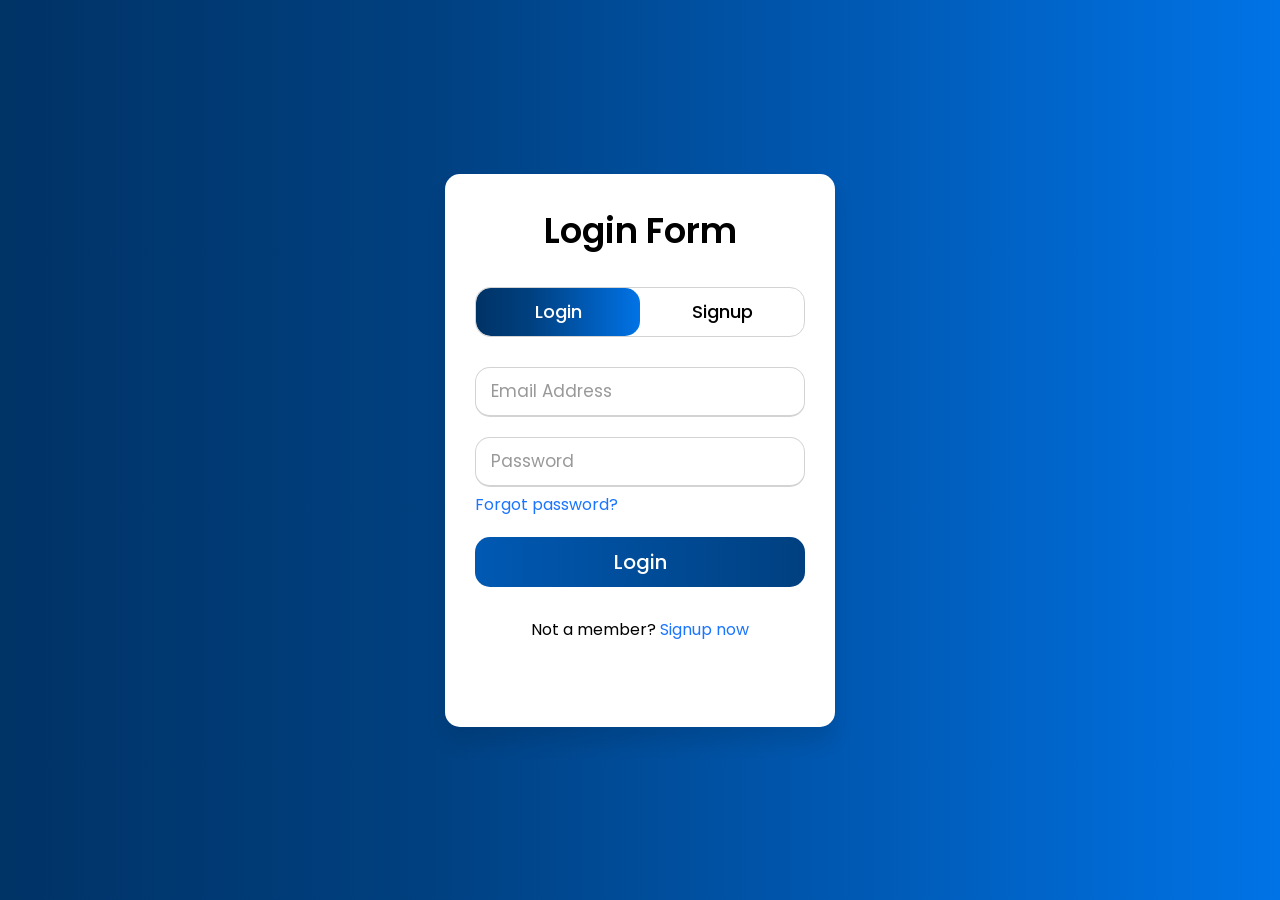
<file: index.html>
<!DOCTYPE html>
<html lang="en">

<head>
    <meta charset="UTF-8">
    <meta name="viewport" content="width=device-width, initial-scale=1.0">
    <title>Login</title>
    <link rel="stylesheet" href="login.css">
</head>

<body>
    <div class="wrapper">
        <div class="title-text">
          <div class="title login">Login Form</div>
          <div class="title signup">Signup Form</div>
        </div>
        <div class="form-container">
          <div class="slide-controls">
            <input type="radio" name="slide" id="login" checked>
            <input type="radio" name="slide" id="signup">
            <label for="login" class="slide login">Login</label>
            <label for="signup" class="slide signup">Signup</label>
            <div class="slider-tab"></div>
          </div>
          <div class="form-inner">
            <form action="login.php" class="login" method="post">
              <div class="field">
                <input type="text" placeholder="Email Address" name="email" required>
              </div>
              <div class="field">
                <input type="password" placeholder="Password" name="password" required>
              </div>
              <div class="pass-link"><a href="#">Forgot password?</a></div>
              <div class="field btn">
                <div class="btn-layer"></div>
                <input type="submit" value="Login">
              </div>
              <div class="signup-link">Not a member? <a href="">Signup now</a></div>
            </form>
            <form action="signup.php" class="signup" method="post">
              <div class="field">
                <input type="text" placeholder="Email Address" name="email" required>
              </div>
              <div class="field">
                <input type="text" placeholder="Username" name="username" required>
              </div>
              <div class="field">
                <input type="password" placeholder="Password" name="old_pass" required>
              </div>
              <div class="field">
                <input type="password" placeholder="Confirm password" name= "confirm_pass" required>
              </div>
              <div class="field btn">
                <div class="btn-layer"></div>
                <input type="submit" value="Signup">
              </div>
            </form>
          </div>
        </div>
      </div> 
    <script src="login.js"></script>
</body>

</html>
</file>
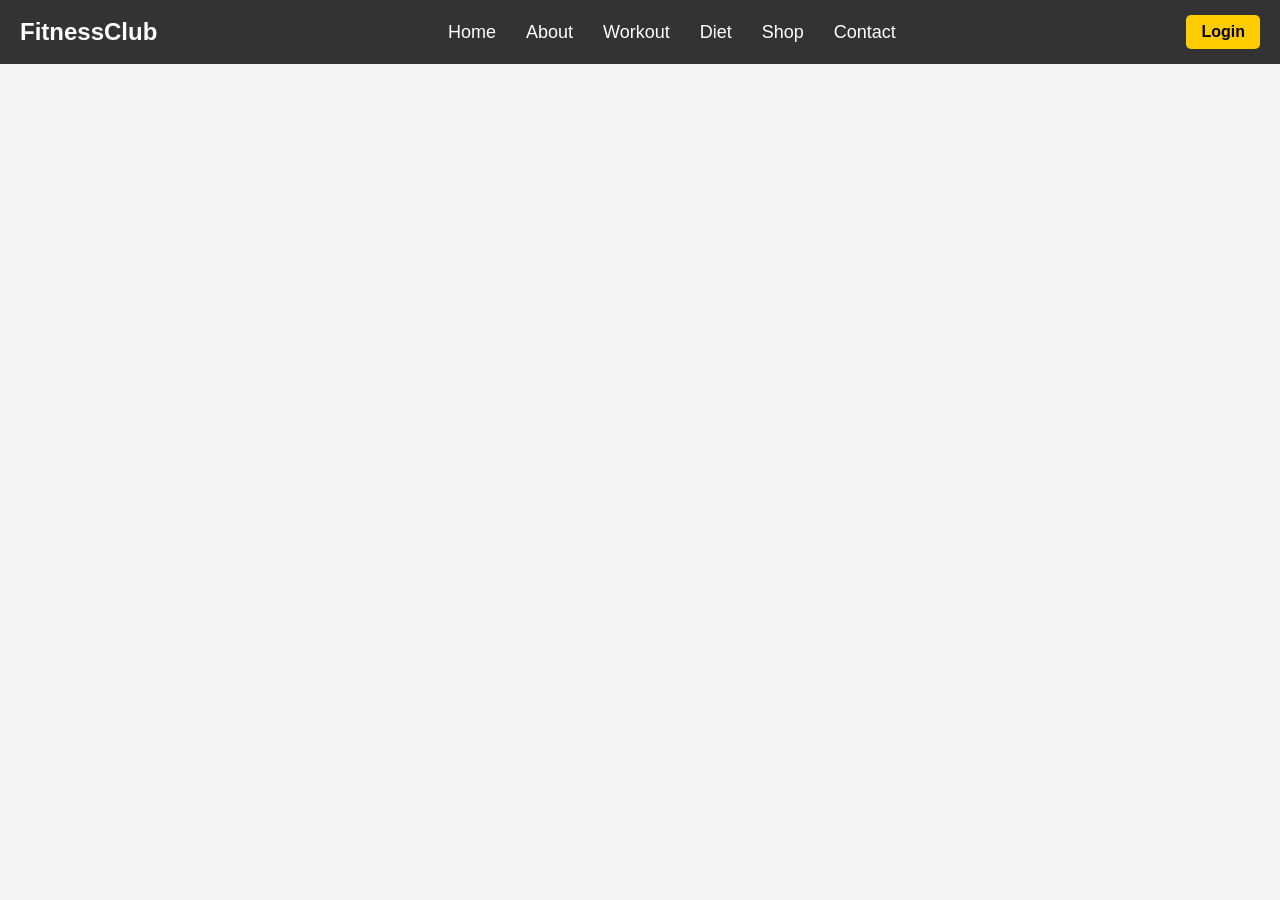
<file: liveclass.html>
<!DOCTYPE html>
<html lang="en">
<head>
    <meta charset="UTF-8">
    <meta name="viewport" content="width=device-width, initial-scale=1.0">
    <title>Navbar with Login & Signup</title>
    <style>
        * {
            margin: 0;
            padding: 0;
            box-sizing: border-box;
            font-family: Arial, sans-serif;
        }

        body {
            background: #f4f4f4;
        }

        /* Navbar Styling */
        .navbar {
            display: flex;
            justify-content: space-between;
            align-items: center;
            background: #333;
            padding: 15px 20px;
            color: white;
        }

        .logo {
            font-size: 24px;
            font-weight: bold;
        }

        .nav-links {
            list-style: none;
            display: flex;
        }

        .nav-links li {
            margin: 0 15px;
        }

        .nav-links a {
            text-decoration: none;
            color: white;
            font-size: 18px;
            transition: color 0.3s ease;
        }

        .nav-links a:hover {
            color: #ffcc00;
        }

        .login-btn {
            background: #ffcc00;
            border: none;
            padding: 8px 15px;
            cursor: pointer;
            font-size: 16px;
            font-weight: bold;
            border-radius: 5px;
        }

        .login-btn:hover {
            background: #e6b800;
        }

        /* Hamburger Menu */
        .hamburger {
            display: none;
            flex-direction: column;
            cursor: pointer;
        }

        .hamburger span {
            width: 30px;
            height: 3px;
            background: white;
            margin: 5px 0;
            transition: 0.4s;
        }

        /* Mobile View */
        @media (max-width: 768px) {
            .nav-links {
                display: none;
                flex-direction: column;
                position: absolute;
                top: 60px;
                left: 0;
                width: 100%;
                background: #333;
                text-align: center;
                padding: 10px 0;
            }

            .nav-links.active {
                display: flex;
            }

            .nav-links li {
                margin: 10px 0;
            }

            .hamburger {
                display: flex;
            }
        }

        /* Modal Styling */
        .modal {
            display: none;
            position: fixed;
            top: 0;
            left: 0;
            width: 100%;
            height: 100%;
            background: rgba(0, 0, 0, 0.6);
            justify-content: center;
            align-items: center;
        }

        .modal-content {
            background: white;
            padding: 20px;
            width: 300px;
            text-align: center;
            border-radius: 8px;
            position: relative;
        }

        .modal h2 {
            margin-bottom: 15px;
        }

        .modal input {
            width: 100%;
            padding: 10px;
            margin: 10px 0;
            border: 1px solid #ddd;
            border-radius: 5px;
        }

        .modal button {
            width: 100%;
            padding: 10px;
            border: none;
            background: #333;
            color: white;
            font-size: 16px;
            cursor: pointer;
            border-radius: 5px;
        }

        .modal button:hover {
            background: #555;
        }

        .cancel-btn {
            background: #ff4d4d;
            margin-top: 10px;
        }

        .cancel-btn:hover {
            background: #cc0000;
        }
    </style>
</head>
<body>

    <nav class="navbar">
        <div class="logo">FitnessClub</div>
        <ul class="nav-links">
            <li><a href="#home">Home</a></li>
            <li><a href="#about">About</a></li>
            <li><a href="#workout">Workout</a></li>
            <li><a href="#diet">Diet</a></li>
            <li><a href="#shop">Shop</a></li>
            <li><a href="#contact">Contact</a></li>
        </ul>
        <button class="login-btn" onclick="openModal('loginModal')">Login</button>
        <div class="hamburger" onclick="toggleMenu()">
            <span></span>
            <span></span>
            <span></span>
        </div>
    </nav>

    <!-- Login Modal -->
    <div class="modal" id="loginModal">
        <div class="modal-content">
            <h2>Login</h2>
            <input type="email" placeholder="Email">
            <input type="password" placeholder="Password">
            <button>Login</button>
            <button class="cancel-btn" onclick="closeModal('loginModal')">Cancel</button>
            <p>Don't have an account? <a href="#" onclick="switchModal('loginModal', 'signupModal')">Sign up</a></p>
        </div>
    </div>

    <!-- Signup Modal -->
    <div class="modal" id="signupModal">
        <div class="modal-content">
            <h2>Sign Up</h2>
            <input type="text" placeholder="Full Name">
            <input type="email" placeholder="Email">
            <input type="password" placeholder="Password">
            <button>Sign Up</button>
            <button class="cancel-btn" onclick="closeModal('signupModal')">Cancel</button>
            <p>Already have an account? <a href="#" onclick="switchModal('signupModal', 'loginModal')">Login</a></p>
        </div>
    </div>

    <script>
        // Toggle menu for mobile
        function toggleMenu() {
            const menu = document.querySelector('.nav-links');
            menu.classList.toggle('active');
        }

        // Open Modal
        function openModal(modalId) {
            document.getElementById(modalId).style.display = "flex";
        }

        // Close Modal
        function closeModal(modalId) {
            document.getElementById(modalId).style.display = "none";
        }

        // Switch between login and signup modals
        function switchModal(currentModal, nextModal) {
            closeModal(currentModal);
            openModal(nextModal);
        }
    </script>

</body>
</html>
</file>
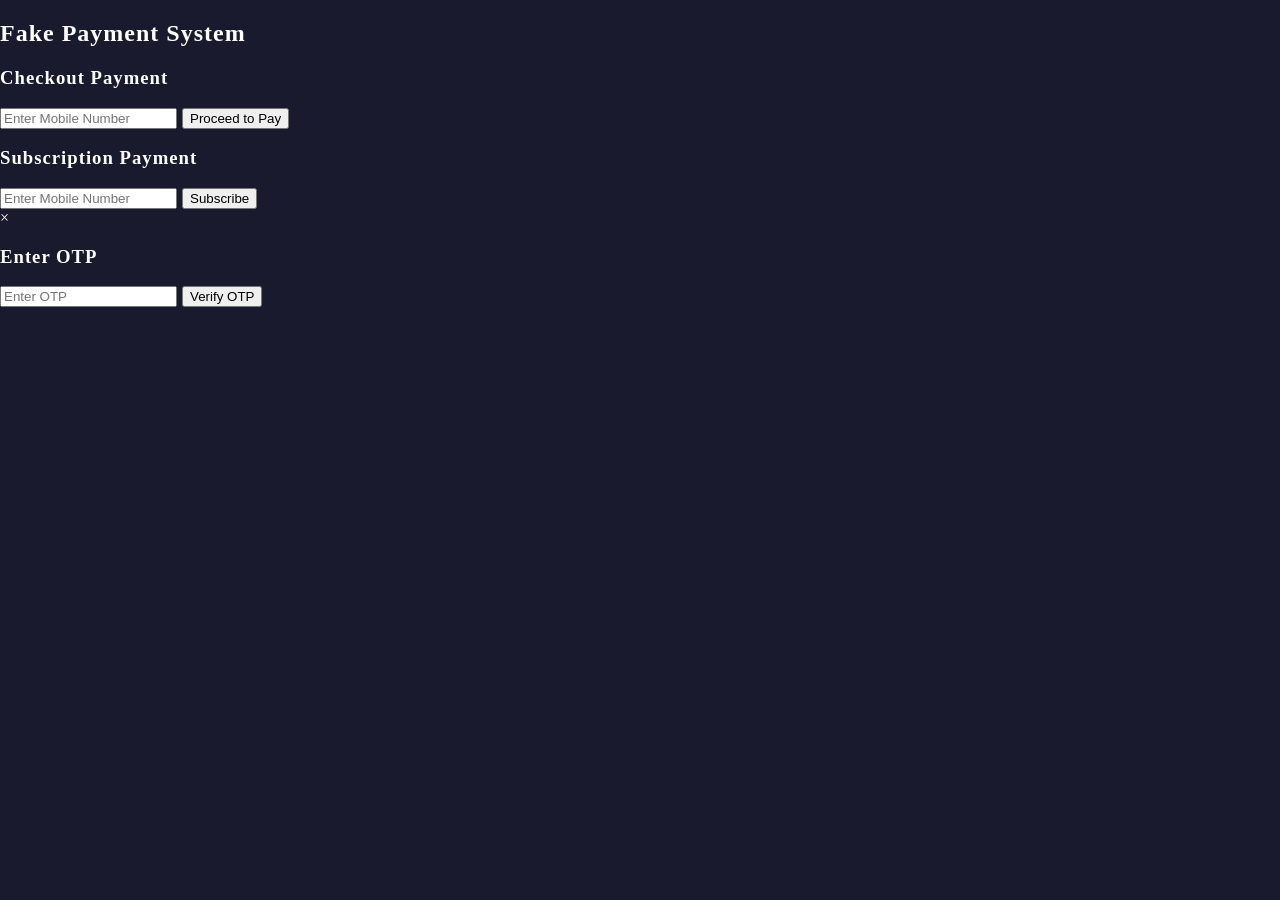
<file: Payment.html>
<!DOCTYPE html>
<html lang="en">
<head>
    <meta charset="UTF-8">
    <meta name="viewport" content="width=device-width, initial-scale=1.0">
    <title>Fake Payment System</title>
    <link rel="stylesheet" href="style.css">
</head>
<body>

    <h2>Fake Payment System</h2>

    <!-- Checkout Payment Form -->
    <div class="payment-container">
        <h3>Checkout Payment</h3>
        <input type="text" id="checkout-mobile" placeholder="Enter Mobile Number">
        <button onclick="requestOTP('checkout')">Proceed to Pay</button>
    </div>

    <!-- Subscription Payment Form -->
    <div class="payment-container">
        <h3>Subscription Payment</h3>
        <input type="text" id="subscription-mobile" placeholder="Enter Mobile Number">
        <button onclick="requestOTP('subscription')">Subscribe</button>
    </div>

    <!-- OTP Verification Modal -->
    <div id="otp-modal" class="modal">
        <div class="modal-content">
            <span class="close" onclick="closeModal()">&times;</span>
            <h3>Enter OTP</h3>
            <input type="text" id="otp-input" placeholder="Enter OTP">
            <button onclick="verifyOTP()">Verify OTP</button>
        </div>
    </div>

    <script src="script.js"></script>
</body>
</html>
</file>
<file: login.css>
@import url('https://fonts.googleapis.com/css?family=Poppins:400,500,600,700&display=swap');
*{
  margin: 0;
  padding: 0;
  box-sizing: border-box;
  font-family: 'Poppins', sans-serif;
}
html,body{
  display: grid;
  height: 100%;
  width: 100%;
  place-items: center;
  background: -webkit-linear-gradient(left, #003366,#004080,#0059b3
, #0073e6);
}
::selection{
  background: #1a75ff;
  color: #fff;
}
.wrapper{
  overflow: hidden;
  max-width: 390px;
  background: #fff;
  padding: 30px;
  border-radius: 15px;
  box-shadow: 0px 15px 20px rgba(0,0,0,0.1);
}
.wrapper .title-text{
  display: flex;
  width: 200%;
}
.wrapper .title{
  width: 50%;
  font-size: 35px;
  font-weight: 600;
  text-align: center;
  transition: all 0.6s cubic-bezier(0.68,-0.55,0.265,1.55);
}
.wrapper .slide-controls{
  position: relative;
  display: flex;
  height: 50px;
  width: 100%;
  overflow: hidden;
  margin: 30px 0 10px 0;
  justify-content: space-between;
  border: 1px solid lightgrey;
  border-radius: 15px;
}
.slide-controls .slide{
  height: 100%;
  width: 100%;
  color: #fff;
  font-size: 18px;
  font-weight: 500;
  text-align: center;
  line-height: 48px;
  cursor: pointer;
  z-index: 1;
  transition: all 0.6s ease;
}
.slide-controls label.signup{
  color: #000;
}
.slide-controls .slider-tab{
  position: absolute;
  height: 100%;
  width: 50%;
  left: 0;
  z-index: 0;
  border-radius: 15px;
  background: -webkit-linear-gradient(left,#003366,#004080,#0059b3
, #0073e6);
  transition: all 0.6s cubic-bezier(0.68,-0.55,0.265,1.55);
}
input[type="radio"]{
  display: none;
}
#signup:checked ~ .slider-tab{
  left: 50%;
}
#signup:checked ~ label.signup{
  color: #fff;
  cursor: default;
  user-select: none;
}
#signup:checked ~ label.login{
  color: #000;
}
#login:checked ~ label.signup{
  color: #000;
}
#login:checked ~ label.login{
  cursor: default;
  user-select: none;
}
.wrapper .form-container{
  width: 100%;
  overflow: hidden;
}
.form-container .form-inner{
  display: flex;
  width: 200%;
}
.form-container .form-inner form{
  width: 50%;
  transition: all 0.6s cubic-bezier(0.68,-0.55,0.265,1.55);
}
.form-inner form .field{
  height: 50px;
  width: 100%;
  margin-top: 20px;
}
.form-inner form .field input{
  height: 100%;
  width: 100%;
  outline: none;
  padding-left: 15px;
  border-radius: 15px;
  border: 1px solid lightgrey;
  border-bottom-width: 2px;
  font-size: 17px;
  transition: all 0.3s ease;
}
.form-inner form .field input:focus{
  border-color: #1a75ff;
  /* box-shadow: inset 0 0 3px #fb6aae; */
}
.form-inner form .field input::placeholder{
  color: #999;
  transition: all 0.3s ease;
}
form .field input:focus::placeholder{
  color: #1a75ff;
}
.form-inner form .pass-link{
  margin-top: 5px;
}
.form-inner form .signup-link{
  text-align: center;
  margin-top: 30px;
}
.form-inner form .pass-link a,
.form-inner form .signup-link a{
  color: #1a75ff;
  text-decoration: none;
}
.form-inner form .pass-link a:hover,
.form-inner form .signup-link a:hover{
  text-decoration: underline;
}
form .btn{
  height: 50px;
  width: 100%;
  border-radius: 15px;
  position: relative;
  overflow: hidden;
}
form .btn .btn-layer{
  height: 100%;
  width: 300%;
  position: absolute;
  left: -100%;
  background: -webkit-linear-gradient(right,#003366,#004080,#0059b3
, #0073e6);
  border-radius: 15px;
  transition: all 0.4s ease;;
}
form .btn:hover .btn-layer{
  left: 0;
}
form .btn input[type="submit"]{
  height: 100%;
  width: 100%;
  z-index: 1;
  position: relative;
  background: none;
  border: none;
  color: #fff;
  padding-left: 0;
  border-radius: 15px;
  font-size: 20px;
  font-weight: 500;
  cursor: pointer;
}
</file>
<file: style.css>
:root {
    --background: #1a1a2e;
    --color: #ffffff;
    --primary-color: #0f3460;
}

* {
    box-sizing: border-box;
}

html {
    scroll-behavior: smooth;
}

body {
    margin: 0;
    box-sizing: border-box;
    font-family: "poppins";
    background: var(--background);
    color: var(--color);
    letter-spacing: 1px;
    transition: background 0.2s ease;
    -webkit-transition: background 0.2s ease;
    -moz-transition: background 0.2s ease;
    -ms-transition: background 0.2s ease;
    -o-transition: background 0.2s ease;
}

a {
    text-decoration: none;
    color: var(--color);
}

h1 {
    font-size: 2.5rem;
}

.container {
    display: flex;
    justify-content: center;
    align-items: center;
    height: 100vh;
}

.login-container {
    position: relative;
    width: 22.2rem;
}
.form-container {
    border: 1px solid hsla(0, 0%, 65%, 0.158);
    box-shadow: 0 0 36px 1px rgba(0, 0, 0, 0.2);
    border-radius: 10px;
    backdrop-filter: blur(20px);
    z-index: 99;
    padding: 2rem;
    -webkit-border-radius: 10px;
    -moz-border-radius: 10px;
    -ms-border-radius: 10px;
    -o-border-radius: 10px;
}

.login-container form input {
    display: block;
    padding: 14.5px;
    width: 100%;
    margin: 2rem 0;
    color: var(--color);
    outline: none;
    background-color: #9191911f;
    border: none;
    border-radius: 5px;
    font-weight: 500;
    letter-spacing: 0.8px;
    font-size: 15px;
    backdrop-filter: blur(15px);
    -webkit-border-radius: 5px;
    -moz-border-radius: 5px;
    -ms-border-radius: 5px;
    -o-border-radius: 5px;
}

.login-container form input:focus {
    box-shadow: 0 0 16px 1px rgba(0, 0, 0, 0.2);
    animation: wobble 0.3s ease-in;
    -webkit-animation: wobble 0.3s ease-in;
}

.login-container form button {
    background-color: var(--primary-color);
    color: var(--color);
    display: block;
    padding: 13px;
    border-radius: 5px;
    outline: none;
    font-size: 18px;
    letter-spacing: 1.5px;
    font-weight: bold;
    width: 100%;
    cursor: pointer;
    margin-bottom: 2rem;
    transition: all 0.1s ease-in-out;
    border: none;
    -webkit-border-radius: 5px;
    -moz-border-radius: 5px;
    -ms-border-radius: 5px;
    -o-border-radius: 5px;
    -webkit-transition: all 0.1s ease-in-out;
    -moz-transition: all 0.1s ease-in-out;
    -ms-transition: all 0.1s ease-in-out;
    -o-transition: all 0.1s ease-in-out;
}

.login-container form button:hover {
    box-shadow: 0 0 10px 1px rgba(0, 0, 0, 0.15);
    transform: scale(1.02);
    -webkit-transform: scale(1.02);
    -moz-transform: scale(1.02);
    -ms-transform: scale(1.02);
    -o-transform: scale(1.02);
}

.circle {
    width: 8rem;
    height: 8rem;
    background: var(--primary-color);
    border-radius: 50%;
    -webkit-border-radius: 50%;
    -moz-border-radius: 50%;
    -ms-border-radius: 50%;
    -o-border-radius: 50%;
    position: absolute;
}

.illustration {
    position: absolute;
    top: -14%;
    right: -2px;
    width: 90%;
}

.circle-one {
    top: 0;
    left: 0;
    z-index: -1;
    transform: translate(-45%, -45%);
    -webkit-transform: translate(-45%, -45%);
    -moz-transform: translate(-45%, -45%);
    -ms-transform: translate(-45%, -45%);
    -o-transform: translate(-45%, -45%);
}

.circle-two {
    bottom: 0;
    right: 0;
    z-index: -1;
    transform: translate(45%, 45%);
    -webkit-transform: translate(45%, 45%);
    -moz-transform: translate(45%, 45%);
    -ms-transform: translate(45%, 45%);
    -o-transform: translate(45%, 45%);
}

.register-forget {
    margin: 1rem 0;
    display: flex;
    justify-content: space-between;
}
.opacity {
    opacity: 0.6;
}

.theme-btn-container {
    position: absolute;
    left: 0;
    bottom: 2rem;
}

.theme-btn {
    cursor: pointer;
    transition: all 0.3s ease-in;
}

.theme-btn:hover {
    width: 40px !important;
}

@keyframes wobble {
    0% {
        transform: scale(1.025);
        -webkit-transform: scale(1.025);
        -moz-transform: scale(1.025);
        -ms-transform: scale(1.025);
        -o-transform: scale(1.025);
    }
    25% {
        transform: scale(1);
        -webkit-transform: scale(1);
        -moz-transform: scale(1);
        -ms-transform: scale(1);
        -o-transform: scale(1);
    }
    75% {
        transform: scale(1.025);
        -webkit-transform: scale(1.025);
        -moz-transform: scale(1.025);
        -ms-transform: scale(1.025);
        -o-transform: scale(1.025);
    }
    100% {
        transform: scale(1);
        -webkit-transform: scale(1);
        -moz-transform: scale(1);
        -ms-transform: scale(1);
        -o-transform: scale(1);
    }
}
</file>
